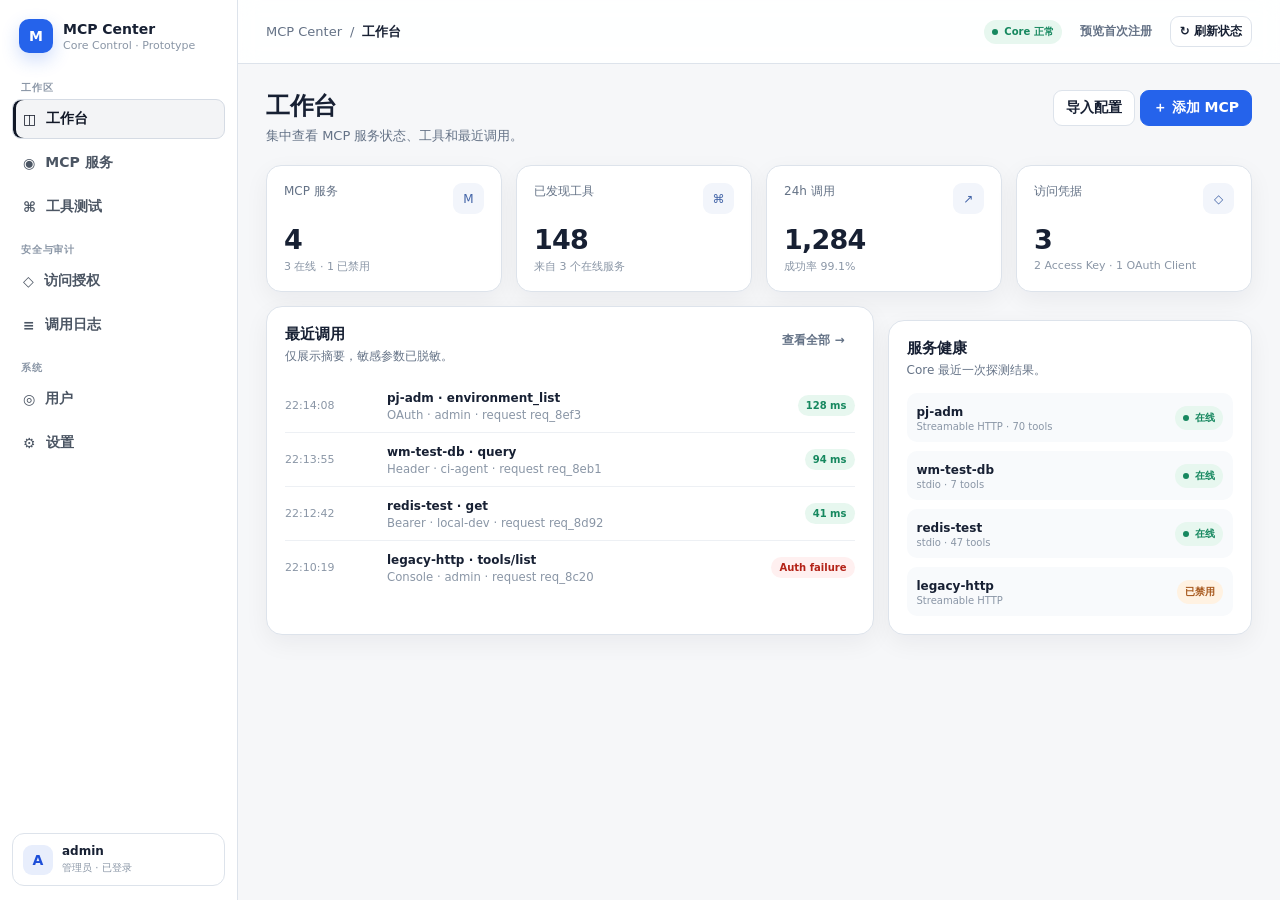
<file: prototype/index.html>
<!doctype html>
<html lang="zh-CN" data-dk-theme="light">
<head>
<meta charset="utf-8">
<meta name="viewport" content="width=device-width,initial-scale=1">
<title>MCP Center · 高保真原型</title>
<style>
:root{
  color-scheme:light;
  font-family:"Segoe UI","Microsoft YaHei UI",system-ui,sans-serif;
  --dk-bg-app:#f6f7f9;--dk-bg-elevated:#fff;--dk-bg-subtle:#f8fafc;--dk-bg-muted:#f1f5f9;
  --dk-text:#172033;--dk-text-secondary:#647286;--dk-text-muted:#8a96a6;
  --dk-border:#dde3eb;--dk-border-subtle:#edf0f4;--dk-primary:#2563eb;--dk-primary-hover:#1d4ed8;
  --dk-primary-contrast:#fff;--dk-focus-ring:rgba(37,99,235,.16);
  --dk-success:#16885f;--dk-success-bg:#e7f7ef;--dk-warning:#a85a1f;--dk-warning-bg:#fff2e2;
  --dk-danger:#b42318;--dk-danger-bg:#fff0f0;--dk-danger-border:#f3c4c0;
  --dk-control-track:#cbd5e1;--dk-control-thumb:#fff;--dk-nav-text:#4b5563;
  --dk-nav-active-bg:#f3f4f6;--dk-nav-active-border:#d5dbe4;--dk-nav-active-text:#111827;
  --dk-shadow-panel:0 8px 24px rgba(15,23,42,.055);--dk-radius-sm:9px;--dk-radius-md:12px;--dk-radius-lg:16px;
  --dk-sidebar-width:238px;
}
*{box-sizing:border-box} body{margin:0;background:var(--dk-bg-app);color:var(--dk-text);font-size:14px}
button,input,select,textarea{font:inherit}.app{min-height:100vh;display:grid;grid-template-columns:var(--dk-sidebar-width) 1fr}
.sidebar{position:sticky;top:0;height:100vh;border-right:1px solid var(--dk-border);background:#fff;padding:14px 12px;display:flex;flex-direction:column;gap:16px}
.brand{display:flex;align-items:center;gap:10px;padding:5px 7px 12px}.brand-logo{width:34px;height:34px;border-radius:10px;background:#2563eb;color:#fff;display:grid;place-items:center;font-weight:800;box-shadow:0 7px 18px rgba(37,99,235,.22)}
.brand-title{font-weight:780}.brand-sub{font-size:11px;color:var(--dk-text-muted);margin-top:2px}.nav-label{font-size:10px;font-weight:800;color:var(--dk-text-muted);letter-spacing:.08em;text-transform:uppercase;padding:0 9px 4px}
.nav{display:grid;gap:4px}.nav button{border:1px solid transparent;background:transparent;color:var(--dk-nav-text);border-radius:var(--dk-radius-sm);padding:9px 10px;display:flex;align-items:center;gap:10px;text-align:left;cursor:pointer;font-weight:650;min-height:40px}
.nav button:hover{background:var(--dk-bg-subtle);color:var(--dk-text)}.nav button.active{background:var(--dk-nav-active-bg);border-color:var(--dk-nav-active-border);color:var(--dk-nav-active-text);box-shadow:inset 3px 0 0 #111827}.nav svg{width:17px;height:17px;stroke-width:1.9}.spacer{flex:1}
.user-box{border:1px solid var(--dk-border);border-radius:12px;padding:10px;display:flex;align-items:center;gap:9px;background:#fff;cursor:pointer}.avatar{width:30px;height:30px;border-radius:9px;background:#e8eefc;color:#1d4ed8;display:grid;place-items:center;font-weight:800}.user-meta strong{display:block;font-size:12px}.user-meta small{color:var(--dk-text-muted);font-size:10px}
.main{min-width:0}.topbar{height:64px;background:rgba(255,255,255,.9);backdrop-filter:blur(10px);border-bottom:1px solid var(--dk-border);display:flex;align-items:center;justify-content:space-between;padding:0 28px;position:sticky;top:0;z-index:5}.crumb{display:flex;align-items:center;gap:8px;color:var(--dk-text-secondary);font-size:13px}.crumb strong{color:var(--dk-text)}.top-actions{display:flex;gap:8px;align-items:center}.content{padding:26px 28px 44px;max-width:1480px;margin:0 auto}
.page{display:none}.page.active{display:block}.page-title{display:flex;align-items:flex-start;justify-content:space-between;gap:16px;margin-bottom:20px}.page-title h1{font-size:24px;margin:0 0 5px;letter-spacing:-.02em}.page-title p{margin:0;color:var(--dk-text-secondary);font-size:13px}
.btn{border:1px solid var(--dk-border);background:#fff;color:var(--dk-text);border-radius:9px;padding:8px 12px;font-weight:680;cursor:pointer;min-height:36px;display:inline-flex;align-items:center;justify-content:center;gap:7px}.btn:hover{background:var(--dk-bg-subtle)}.btn.primary{background:var(--dk-primary);border-color:var(--dk-primary);color:#fff}.btn.primary:hover{background:var(--dk-primary-hover)}.btn.ghost{border-color:transparent;background:transparent;color:var(--dk-text-secondary)}.btn.danger{color:var(--dk-danger);background:var(--dk-danger-bg);border-color:var(--dk-danger-border)}.btn.sm{padding:6px 9px;min-height:30px;font-size:12px}
.grid-4{display:grid;grid-template-columns:repeat(4,1fr);gap:14px}.metric{border:1px solid var(--dk-border);border-radius:15px;background:#fff;padding:17px;box-shadow:var(--dk-shadow-panel)}.metric-top{display:flex;justify-content:space-between;color:var(--dk-text-secondary);font-size:12px}.metric-value{font-size:27px;font-weight:800;margin:10px 0 4px;letter-spacing:-.03em}.metric-foot{font-size:11px;color:var(--dk-text-muted)}.metric-icon{width:31px;height:31px;border-radius:9px;background:#f2f5fb;display:grid;place-items:center;color:#4264a7}
.panel{border:1px solid var(--dk-border);border-radius:16px;background:#fff;box-shadow:var(--dk-shadow-panel);padding:18px}.panel + .panel{margin-top:14px}.panel-head{display:flex;align-items:flex-start;justify-content:space-between;gap:12px;margin-bottom:14px}.panel-head h2{font-size:15px;margin:0 0 4px}.panel-head p{margin:0;color:var(--dk-text-secondary);font-size:12px}.two-col{display:grid;grid-template-columns:1.25fr .75fr;gap:14px;margin-top:14px}
.toolbar{display:flex;gap:8px;align-items:center;flex-wrap:wrap;margin-bottom:12px}.search{min-width:260px;flex:1;position:relative}.search input,.field input,.field select,.field textarea{width:100%;border:1px solid var(--dk-border);border-radius:9px;background:#fff;color:var(--dk-text);padding:9px 10px;outline:none}.search input:focus,.field input:focus,.field select:focus,.field textarea:focus{border-color:var(--dk-primary);box-shadow:0 0 0 3px var(--dk-focus-ring)}
.tabs{display:flex;gap:4px;background:var(--dk-bg-muted);padding:4px;border-radius:9px}.tabs button{border:0;background:transparent;color:var(--dk-text-secondary);padding:7px 10px;border-radius:7px;cursor:pointer;font-weight:650;font-size:12px}.tabs button.active{background:#fff;color:var(--dk-text);box-shadow:0 1px 3px rgba(15,23,42,.08)}
.table-wrap{overflow:auto;border:1px solid var(--dk-border);border-radius:12px}table{width:100%;border-collapse:collapse;min-width:850px}th,td{padding:12px 13px;border-bottom:1px solid var(--dk-border-subtle);text-align:left;vertical-align:middle}th{background:#fafbfd;color:var(--dk-text-muted);font-size:10px;text-transform:uppercase;letter-spacing:.04em;font-weight:800}td{font-size:12px}tr:last-child td{border-bottom:0}.name strong{display:block;font-size:13px}.name small{display:block;color:var(--dk-text-muted);margin-top:3px;max-width:420px}.pill{display:inline-flex;align-items:center;gap:6px;border-radius:999px;padding:5px 8px;background:var(--dk-bg-muted);color:var(--dk-text-secondary);font-size:10px;font-weight:800}.pill.ok{background:var(--dk-success-bg);color:var(--dk-success)}.pill.warn{background:var(--dk-warning-bg);color:var(--dk-warning)}.pill.bad{background:var(--dk-danger-bg);color:var(--dk-danger)}.dot{width:6px;height:6px;border-radius:99px;background:currentColor}
.switch{appearance:none;width:40px;height:22px;border-radius:99px;background:var(--dk-control-track);position:relative;cursor:pointer;vertical-align:middle;border:0}.switch:after{content:"";position:absolute;width:16px;height:16px;left:3px;top:3px;border-radius:50%;background:#fff;box-shadow:0 1px 4px rgba(0,0,0,.17);transition:.16s}.switch:checked{background:var(--dk-primary)}.switch:checked:after{transform:translateX(18px)}
.activity{display:grid}.activity-row{display:grid;grid-template-columns:90px 1fr auto;gap:12px;padding:10px 0;border-top:1px solid var(--dk-border-subtle);align-items:center}.activity-row:first-child{border-top:0}.activity-time{font-size:11px;color:var(--dk-text-muted)}.activity-main strong{font-size:12px}.activity-main small{display:block;color:var(--dk-text-muted);margin-top:3px}
.health{display:grid;gap:9px}.health-row{display:flex;justify-content:space-between;align-items:center;padding:10px;border-radius:10px;background:var(--dk-bg-subtle)}.health-row strong{font-size:12px}.health-row small{font-size:10px;color:var(--dk-text-muted);display:block;margin-top:2px}
.console{display:grid;grid-template-columns:300px 1fr;gap:14px;min-height:560px}.tool-list{border:1px solid var(--dk-border);border-radius:14px;background:#fff;overflow:hidden}.tool-list-head{padding:12px;border-bottom:1px solid var(--dk-border)}.tool-items{padding:6px}.tool-item{width:100%;border:0;background:transparent;text-align:left;border-radius:9px;padding:10px;cursor:pointer;color:var(--dk-text)}.tool-item:hover{background:var(--dk-bg-subtle)}.tool-item.active{background:#eef4ff;color:#1d4ed8}.tool-item strong{font-size:12px;display:block}.tool-item small{font-size:10px;color:var(--dk-text-muted);display:block;margin-top:3px;white-space:nowrap;overflow:hidden;text-overflow:ellipsis}.console-main{display:grid;grid-template-rows:auto 1fr;gap:14px}.schema{font:11px/1.55 "Cascadia Mono",Consolas,monospace;background:#111827;color:#d9e4f1;border-radius:10px;padding:12px;max-height:210px;overflow:auto}.field{display:grid;gap:6px;color:var(--dk-text-secondary);font-size:11px;font-weight:700}.field textarea{min-height:150px;font-family:"Cascadia Mono",Consolas,monospace;font-size:12px;line-height:1.5}.result{background:#0b1017;color:#cbd7e7;border-radius:10px;padding:13px;min-height:155px;font:11px/1.55 "Cascadia Mono",Consolas,monospace;white-space:pre-wrap}
.cards-2{display:grid;grid-template-columns:1fr 1fr;gap:14px}.setting-row{display:flex;justify-content:space-between;align-items:center;gap:18px;padding:12px 0;border-top:1px solid var(--dk-border-subtle)}.setting-row:first-child{border-top:0}.setting-row strong{display:block;font-size:12px}.setting-row small{display:block;color:var(--dk-text-muted);font-size:10px;margin-top:3px;line-height:1.5}.warning{border:1px solid #f3d6a4;background:#fff8eb;color:#89521d;border-radius:10px;padding:10px 12px;font-size:11px;line-height:1.5}.code{font-family:"Cascadia Mono",Consolas,monospace;background:var(--dk-bg-muted);border-radius:6px;padding:2px 5px}
.endpoint{padding:10px 12px;border:1px solid var(--dk-border);border-radius:10px;background:#fbfcfe;font-family:"Cascadia Mono",Consolas,monospace;font-size:11px;color:#344054}.auth-grid{display:grid;grid-template-columns:repeat(3,1fr);gap:10px;margin:12px 0}.auth-card{border:1px solid var(--dk-border);border-radius:12px;padding:12px;background:#fff}.auth-card .head{display:flex;justify-content:space-between;align-items:center}.auth-card strong{font-size:12px}.auth-card p{color:var(--dk-text-muted);font-size:10px;line-height:1.5;margin:7px 0 0}
.log-filters{display:flex;gap:8px;align-items:center;flex-wrap:wrap}.mono{font-family:"Cascadia Mono",Consolas,monospace}.muted{color:var(--dk-text-muted)}.right{text-align:right}.scope{display:inline-flex;gap:5px;flex-wrap:wrap}.scope span{font-size:9px;background:#eef2f7;color:#536277;border-radius:999px;padding:3px 6px}
.dialog-backdrop{position:fixed;inset:0;background:rgba(15,23,42,.42);display:none;align-items:center;justify-content:center;z-index:30;padding:20px}.dialog-backdrop.open{display:flex}.dialog{width:min(700px,96vw);max-height:88vh;overflow:auto;background:#fff;border:1px solid var(--dk-border);border-radius:17px;box-shadow:0 28px 90px rgba(15,23,42,.24);padding:20px}.dialog h2{margin:0 0 5px;font-size:18px}.dialog>p{margin:0 0 16px;color:var(--dk-text-secondary);font-size:12px}.form-grid{display:grid;grid-template-columns:1fr 1fr;gap:12px}.span2{grid-column:span 2}.dialog-actions{display:flex;justify-content:flex-end;gap:8px;margin-top:18px}
.auth-preview{position:fixed;inset:0;background:linear-gradient(135deg,#f4f7ff,#f8fafc 45%,#eef6f4);display:none;z-index:50;align-items:center;justify-content:center;padding:28px}.auth-preview.open{display:flex}.auth-shell{width:min(960px,98vw);display:grid;grid-template-columns:1.05fr .95fr;background:#fff;border:1px solid #dfe5ee;border-radius:24px;overflow:hidden;box-shadow:0 35px 110px rgba(15,23,42,.14)}.auth-hero{padding:44px;background:#16213b;color:#fff;min-height:540px;display:flex;flex-direction:column}.auth-hero .logo{width:46px;height:46px;border-radius:14px;background:#2f6fed;display:grid;place-items:center;font-weight:850}.auth-hero h1{font-size:30px;margin:28px 0 12px}.auth-hero p{color:#cbd5e1;line-height:1.7;max-width:420px}.auth-feature{margin-top:auto;display:grid;gap:10px}.auth-feature div{display:flex;gap:9px;color:#d7dfec;font-size:12px}.auth-form{padding:44px;display:flex;flex-direction:column;justify-content:center}.auth-form h2{font-size:22px;margin:0 0 7px}.auth-form>p{color:var(--dk-text-secondary);font-size:12px;margin:0 0 24px}.auth-form .field{margin-bottom:12px}.auth-form .btn{width:100%;margin-top:4px}.auth-note{font-size:10px;color:var(--dk-text-muted);text-align:center;margin-top:14px}
.toast{position:fixed;right:22px;bottom:22px;z-index:80;background:#172033;color:#fff;border-radius:10px;padding:10px 13px;font-size:11px;box-shadow:0 12px 36px rgba(0,0,0,.22);opacity:0;transform:translateY(8px);pointer-events:none;transition:.2s}.toast.show{opacity:1;transform:none}
@media(max-width:1100px){.grid-4{grid-template-columns:repeat(2,1fr)}.two-col,.cards-2{grid-template-columns:1fr}.console{grid-template-columns:260px 1fr}.auth-grid{grid-template-columns:1fr}}
@media(max-width:820px){.app{grid-template-columns:1fr}.sidebar{position:static;height:auto}.content{padding:18px}.topbar{position:static}.console{grid-template-columns:1fr}.auth-shell{grid-template-columns:1fr}.auth-hero{display:none}.form-grid{grid-template-columns:1fr}.span2{grid-column:auto}}
</style>
</head>
<body>
<div class="app">
  <aside class="sidebar">
    <div class="brand">
      <div class="brand-logo">M</div>
      <div><div class="brand-title">MCP Center</div><div class="brand-sub">Core Control · Prototype</div></div>
    </div>
    <div>
      <div class="nav-label">工作区</div>
      <nav class="nav">
        <button class="active" data-page="dashboard">◫ <span>工作台</span></button>
        <button data-page="servers">◉ <span>MCP 服务</span></button>
        <button data-page="tools">⌘ <span>工具测试</span></button>
      </nav>
    </div>
    <div>
      <div class="nav-label">安全与审计</div>
      <nav class="nav">
        <button data-page="access">◇ <span>访问授权</span></button>
        <button data-page="logs">≡ <span>调用日志</span></button>
      </nav>
    </div>
    <div>
      <div class="nav-label">系统</div>
      <nav class="nav">
        <button data-page="users">◎ <span>用户</span></button>
        <button data-page="settings">⚙ <span>设置</span></button>
      </nav>
    </div>
    <div class="spacer"></div>
    <div class="user-box" onclick="openAuth('login')">
      <div class="avatar">A</div>
      <div class="user-meta"><strong>admin</strong><small>管理员 · 已登录</small></div>
    </div>
  </aside>

  <main class="main">
    <header class="topbar">
      <div class="crumb"><span>MCP Center</span><span>/</span><strong id="crumb">工作台</strong></div>
      <div class="top-actions">
        <span class="pill ok"><span class="dot"></span>Core 正常</span>
        <button class="btn ghost sm" onclick="openAuth('setup')">预览首次注册</button>
        <button class="btn sm" onclick="toast('已触发全局探测（原型）')">↻ 刷新状态</button>
      </div>
    </header>

    <div class="content">
      <section class="page active" id="page-dashboard">
        <div class="page-title">
          <div><h1>工作台</h1><p>集中查看 MCP 服务状态、工具和最近调用。</p></div>
          <div><button class="btn" onclick="openImport()">导入配置</button> <button class="btn primary" onclick="openServer()">＋ 添加 MCP</button></div>
        </div>
        <div class="grid-4">
          <div class="metric"><div class="metric-top"><span>MCP 服务</span><span class="metric-icon">M</span></div><div class="metric-value">4</div><div class="metric-foot">3 在线 · 1 已禁用</div></div>
          <div class="metric"><div class="metric-top"><span>已发现工具</span><span class="metric-icon">⌘</span></div><div class="metric-value">148</div><div class="metric-foot">来自 3 个在线服务</div></div>
          <div class="metric"><div class="metric-top"><span>24h 调用</span><span class="metric-icon">↗</span></div><div class="metric-value">1,284</div><div class="metric-foot">成功率 99.1%</div></div>
          <div class="metric"><div class="metric-top"><span>访问凭据</span><span class="metric-icon">◇</span></div><div class="metric-value">3</div><div class="metric-foot">2 Access Key · 1 OAuth Client</div></div>
        </div>
        <div class="two-col">
          <div class="panel">
            <div class="panel-head"><div><h2>最近调用</h2><p>仅展示摘要，敏感参数已脱敏。</p></div><button class="btn ghost sm" onclick="goPage('logs')">查看全部 →</button></div>
            <div class="activity">
              <div class="activity-row"><div class="activity-time">22:14:08</div><div class="activity-main"><strong>pj-adm · environment_list</strong><small>OAuth · admin · request req_8ef3</small></div><span class="pill ok">128 ms</span></div>
              <div class="activity-row"><div class="activity-time">22:13:55</div><div class="activity-main"><strong>wm-test-db · query</strong><small>Header · ci-agent · request req_8eb1</small></div><span class="pill ok">94 ms</span></div>
              <div class="activity-row"><div class="activity-time">22:12:42</div><div class="activity-main"><strong>redis-test · get</strong><small>Bearer · local-dev · request req_8d92</small></div><span class="pill ok">41 ms</span></div>
              <div class="activity-row"><div class="activity-time">22:10:19</div><div class="activity-main"><strong>legacy-http · tools/list</strong><small>Console · admin · request req_8c20</small></div><span class="pill bad">Auth failure</span></div>
            </div>
          </div>
          <div class="panel">
            <div class="panel-head"><div><h2>服务健康</h2><p>Core 最近一次探测结果。</p></div></div>
            <div class="health">
              <div class="health-row"><div><strong>pj-adm</strong><small>Streamable HTTP · 70 tools</small></div><span class="pill ok"><span class="dot"></span>在线</span></div>
              <div class="health-row"><div><strong>wm-test-db</strong><small>stdio · 7 tools</small></div><span class="pill ok"><span class="dot"></span>在线</span></div>
              <div class="health-row"><div><strong>redis-test</strong><small>stdio · 47 tools</small></div><span class="pill ok"><span class="dot"></span>在线</span></div>
              <div class="health-row"><div><strong>legacy-http</strong><small>Streamable HTTP</small></div><span class="pill warn">已禁用</span></div>
            </div>
          </div>
        </div>
      </section>

      <section class="page" id="page-servers">
        <div class="page-title">
          <div><h1>MCP 服务</h1><p>管理上游 MCP 定义、连接状态、导入与导出。</p></div>
          <div><button class="btn" onclick="openImport()">⇩ 导入</button> <button class="btn" onclick="toast('已生成 mcp-center-export.json（原型）')">⇧ 导出全部</button> <button class="btn primary" onclick="openServer()">＋ 添加 MCP</button></div>
        </div>
        <div class="panel">
          <div class="toolbar">
            <div class="tabs"><button class="active">全部 4</button><button>在线 3</button><button>禁用 1</button><button>异常 0</button></div>
            <div class="search"><input placeholder="搜索 MCP 名称、Endpoint 或 Transport"></div>
            <button class="btn sm" onclick="toast('已探测全部服务（原型）')">↻ 探测全部</button>
          </div>
          <div class="table-wrap">
            <table>
              <thead><tr><th>服务</th><th>状态</th><th>Transport</th><th>工具</th><th>最近探测</th><th>默认包含</th><th class="right">操作</th></tr></thead>
              <tbody>
                <tr><td class="name"><strong>pj-adm</strong><small>本机 AI Dev Manager Gateway</small></td><td><span class="pill ok"><span class="dot"></span>在线</span></td><td>Streamable HTTP</td><td><strong>70</strong> / 70</td><td>12 秒前</td><td><input class="switch" type="checkbox" checked></td><td class="right"><button class="btn sm" onclick="goPage('tools')">测试</button> <button class="btn ghost sm">•••</button></td></tr>
                <tr><td class="name"><strong>wm-test-db</strong><small>测试环境 MySQL 只读 MCP</small></td><td><span class="pill ok"><span class="dot"></span>在线</span></td><td>stdio</td><td><strong>7</strong> / 7</td><td>31 秒前</td><td><input class="switch" type="checkbox"></td><td class="right"><button class="btn sm" onclick="goPage('tools')">测试</button> <button class="btn ghost sm">•••</button></td></tr>
                <tr><td class="name"><strong>redis-test</strong><small>测试 Redis 运维工具</small></td><td><span class="pill ok"><span class="dot"></span>在线</span></td><td>stdio</td><td><strong>47</strong> / 47</td><td>43 秒前</td><td><input class="switch" type="checkbox"></td><td class="right"><button class="btn sm" onclick="goPage('tools')">测试</button> <button class="btn ghost sm">•••</button></td></tr>
                <tr><td class="name"><strong>legacy-http</strong><small>旧测试 MCP，保留配置但暂不连接</small></td><td><span class="pill warn">已禁用</span></td><td>Streamable HTTP</td><td class="muted">—</td><td>2 小时前</td><td><input class="switch" type="checkbox"></td><td class="right"><button class="btn sm" disabled>测试</button> <button class="btn ghost sm">•••</button></td></tr>
              </tbody>
            </table>
          </div>
        </div>
      </section>

      <section class="page" id="page-tools">
        <div class="page-title"><div><h1>工具测试</h1><p>查看工具 Schema，并通过 Core 执行一次真实 tools/call。</p></div><span class="pill warn">测试调用也会写入审计日志</span></div>
        <div class="console">
          <div class="tool-list">
            <div class="tool-list-head">
              <label class="field">MCP 服务<select><option>pj-adm · 70 tools</option><option>wm-test-db · 7 tools</option><option>redis-test · 47 tools</option></select></label>
            </div>
            <div class="tool-items">
              <button class="tool-item active"><strong>environment_list</strong><small>List lightweight Environment summaries</small></button>
              <button class="tool-item"><strong>environment_inspect</strong><small>Inspect one environment</small></button>
              <button class="tool-item"><strong>environment_mcp_tools</strong><small>List selected MCP tools</small></button>
              <button class="tool-item"><strong>environment_mcp_call</strong><small>Call a tool on selected MCP</small></button>
              <button class="tool-item"><strong>git_status</strong><small>Read-only Git status</small></button>
              <button class="tool-item"><strong>read</strong><small>Read a text file</small></button>
              <button class="tool-item"><strong>search</strong><small>Search literal text</small></button>
            </div>
          </div>
          <div class="console-main">
            <div class="panel">
              <div class="panel-head"><div><h2>environment_list</h2><p>List lightweight Environment summaries.</p></div><span class="pill ok">可调用</span></div>
              <div class="schema">{
  "type": "object",
  "properties": {},
  "additionalProperties": false
}</div>
            </div>
            <div class="panel">
              <div class="cards-2">
                <div>
                  <label class="field">调用参数<textarea id="toolArgs">{}</textarea></label>
                  <div style="display:flex;justify-content:flex-end;margin-top:10px"><button class="btn primary" onclick="runTool()">▶ 调用工具</button></div>
                </div>
                <div>
                  <div class="field" style="margin-bottom:6px">调用结果</div>
                  <div class="result" id="toolResult">等待调用…</div>
                </div>
              </div>
            </div>
          </div>
        </div>
      </section>

      <section class="page" id="page-access">
        <div class="page-title"><div><h1>访问授权</h1><p>统一管理 MCP Endpoint 的 OAuth、Bearer、Header 与 Query 授权。</p></div><button class="btn primary" onclick="openCredential()">＋ 创建访问密钥</button></div>
        <div class="panel">
          <div class="panel-head"><div><h2>授权入口</h2><p>所有入口最终解析为同一个 Principal。</p></div></div>
          <div class="auth-grid">
            <div class="auth-card"><div class="head"><strong>Authorization Bearer</strong><input class="switch" type="checkbox" checked></div><p>支持 OAuth Access Token 与静态 Access Credential。</p></div>
            <div class="auth-card"><div class="head"><strong>自定义 Header</strong><input class="switch" type="checkbox" checked></div><p>Header Name：<span class="code">X-MCP-Token</span></p></div>
            <div class="auth-card"><div class="head"><strong>Query 参数</strong><input class="switch" type="checkbox"></div><p>默认关闭。参数名：<span class="code">mcp_token</span></p></div>
          </div>
          <div class="warning">Query 授权会让密钥出现在 URL，可能被反向代理、浏览器历史、APM 或 Referer 记录。开启后必须在所有日志入口脱敏。</div>
        </div>
        <div class="panel">
          <div class="panel-head"><div><h2>访问密钥</h2><p>一个 Credential 可以选择允许 Bearer / Header / Query 中的一种或多种入口。</p></div><button class="btn sm" onclick="openCredential()">＋ 新建</button></div>
          <div class="table-wrap">
            <table>
              <thead><tr><th>名称</th><th>Key</th><th>允许入口</th><th>Scope</th><th>最近使用</th><th>状态</th><th class="right">操作</th></tr></thead>
              <tbody>
                <tr><td class="name"><strong>ci-agent</strong><small>CI 自动化</small></td><td class="mono">mcp_A7f3••••92c1</td><td><span class="pill">Header</span></td><td><div class="scope"><span>mcp:read</span><span>mcp:call</span></div></td><td>22:13:55</td><td><span class="pill ok">启用</span></td><td class="right"><button class="btn ghost sm">编辑</button></td></tr>
                <tr><td class="name"><strong>local-dev</strong><small>本地开发工具</small></td><td class="mono">mcp_C09a••••10be</td><td><span class="pill">Bearer</span><span class="pill">Header</span></td><td><div class="scope"><span>mcp:*</span></div></td><td>22:12:42</td><td><span class="pill ok">启用</span></td><td class="right"><button class="btn ghost sm">编辑</button></td></tr>
              </tbody>
            </table>
          </div>
        </div>
        <div class="panel">
          <div class="panel-head"><div><h2>OAuth</h2><p>首版：Authorization Code + PKCE S256，Client 由管理员显式创建。</p></div><span class="pill ok"><span class="dot"></span>已启用</span></div>
          <div class="cards-2">
            <div>
              <div class="field">Issuer<div class="endpoint">https://mcp.example.com</div></div>
              <div style="height:8px"></div><div class="field">Authorization Endpoint<div class="endpoint">https://mcp.example.com/oauth/authorize</div></div>
              <div style="height:8px"></div><div class="field">Token Endpoint<div class="endpoint">https://mcp.example.com/oauth/token</div></div>
            </div>
            <div class="table-wrap">
              <table style="min-width:0">
                <thead><tr><th>Client</th><th>Redirect URI</th><th>状态</th></tr></thead>
                <tbody><tr><td><strong>ChatGPT MCP</strong><br><span class="muted mono">client_chatgpt</span></td><td class="mono">https://chatgpt.com/connector/oauth/...</td><td><span class="pill ok">启用</span></td></tr></tbody>
              </table>
            </div>
          </div>
        </div>
      </section>

      <section class="page" id="page-logs">
        <div class="page-title"><div><h1>调用日志</h1><p>结构化审计 MCP 请求；密钥、Authorization 和 Query Secret 不落日志。</p></div><button class="btn danger">清理历史日志</button></div>
        <div class="panel">
          <div class="toolbar log-filters">
            <div class="search"><input placeholder="搜索 Request ID、MCP、Tool、Principal"></div>
            <select class="btn"><option>全部授权方式</option><option>OAuth</option><option>Bearer</option><option>Header</option><option>Query</option><option>Console</option></select>
            <select class="btn"><option>全部状态</option><option>成功</option><option>失败</option></select>
            <button class="btn sm">今天</button>
          </div>
          <div class="table-wrap">
            <table>
              <thead><tr><th>时间</th><th>Request</th><th>授权</th><th>Principal</th><th>MCP / Tool</th><th>耗时</th><th>状态</th><th class="right">详情</th></tr></thead>
              <tbody>
                <tr><td>22:14:08.128</td><td class="mono">req_8ef3</td><td><span class="pill">OAuth</span></td><td>admin</td><td><strong>pj-adm</strong><br><span class="muted mono">environment_list</span></td><td>128 ms</td><td><span class="pill ok">200</span></td><td class="right"><button class="btn ghost sm">查看</button></td></tr>
                <tr><td>22:13:55.094</td><td class="mono">req_8eb1</td><td><span class="pill">Header</span></td><td>ci-agent</td><td><strong>wm-test-db</strong><br><span class="muted mono">query</span></td><td>94 ms</td><td><span class="pill ok">200</span></td><td class="right"><button class="btn ghost sm">查看</button></td></tr>
                <tr><td>22:12:42.041</td><td class="mono">req_8d92</td><td><span class="pill">Bearer</span></td><td>local-dev</td><td><strong>redis-test</strong><br><span class="muted mono">get</span></td><td>41 ms</td><td><span class="pill ok">200</span></td><td class="right"><button class="btn ghost sm">查看</button></td></tr>
                <tr><td>22:10:19.015</td><td class="mono">req_8c20</td><td><span class="pill">Console</span></td><td>admin</td><td><strong>legacy-http</strong><br><span class="muted mono">tools/list</span></td><td>15 ms</td><td><span class="pill bad">auth_failure</span></td><td class="right"><button class="btn ghost sm">查看</button></td></tr>
              </tbody>
            </table>
          </div>
        </div>
      </section>

      <section class="page" id="page-users">
        <div class="page-title"><div><h1>用户</h1><p>Phase 0 只实现管理员账号；普通账号入口暂不开放。</p></div><button class="btn" disabled>＋ 添加普通账号（后续）</button></div>
        <div class="cards-2">
          <div class="panel">
            <div class="panel-head"><div><h2>当前管理员</h2><p>第一个完成系统初始化的账号。</p></div><span class="pill ok">Admin</span></div>
            <div class="setting-row"><div><strong>用户名</strong><small>登录控制台使用</small></div><span class="mono">admin</span></div>
            <div class="setting-row"><div><strong>创建时间</strong><small>Bootstrap 完成后公开注册即关闭</small></div><span>2026-09-23 21:58</span></div>
            <div class="setting-row"><div><strong>会话</strong><small>管理后台 Web Session，与 MCP Access Token 分离</small></div><span class="pill ok">当前有效</span></div>
          </div>
          <div class="panel">
            <div class="panel-head"><div><h2>账号安全</h2><p>修改密码后可使其他会话失效。</p></div></div>
            <label class="field">当前密码<input type="password" value="password-demo"></label>
            <div style="height:10px"></div><label class="field">新密码<input type="password" placeholder="至少 10 位"></label>
            <div style="height:12px"></div><button class="btn primary" onclick="toast('密码修改流程（原型）')">修改密码</button>
          </div>
        </div>
      </section>

      <section class="page" id="page-settings">
        <div class="page-title"><div><h1>设置</h1><p>只保留服务地址、安全入口和日志策略，避免首版过度配置。</p></div><button class="btn primary" onclick="toast('设置已保存（原型）')">保存设置</button></div>
        <div class="cards-2">
          <div class="panel">
            <div class="panel-head"><div><h2>服务</h2><p>MCP Center HTTP 服务配置。</p></div></div>
            <div class="form-grid">
              <label class="field">Listen Address<input value="127.0.0.1"></label>
              <label class="field">Port<input value="8610"></label>
              <label class="field span2">External Base URL<input value="https://mcp.example.com"></label>
            </div>
          </div>
          <div class="panel">
            <div class="panel-head"><div><h2>调用日志</h2><p>限制敏感信息与日志体积。</p></div></div>
            <div class="setting-row"><div><strong>保留天数</strong><small>超过期限自动清理</small></div><select class="btn"><option>30 天</option><option>7 天</option><option>90 天</option></select></div>
            <div class="setting-row"><div><strong>参数摘要</strong><small>仅保留脱敏、截断后的 JSON 摘要</small></div><input class="switch" type="checkbox" checked></div>
            <div class="setting-row"><div><strong>结果摘要</strong><small>默认最多 16 KB</small></div><input class="switch" type="checkbox" checked></div>
          </div>
        </div>
        <div class="panel">
          <div class="panel-head"><div><h2>授权通道</h2><p>禁用后，对应入口不会参与 MCP Endpoint 认证。</p></div></div>
          <div class="setting-row"><div><strong>OAuth / Authorization Bearer</strong><small>Authorization Code + PKCE；同时允许静态 Bearer Access Credential。</small></div><input class="switch" type="checkbox" checked></div>
          <div class="setting-row"><div><strong>自定义 Header</strong><small>当前 Header：<span class="code">X-MCP-Token</span></small></div><input class="switch" type="checkbox" checked></div>
          <div class="setting-row"><div><strong>Query 参数</strong><small>当前参数：<span class="code">mcp_token</span>；默认关闭。</small></div><input class="switch" type="checkbox"></div>
        </div>
      </section>
    </div>
  </main>
</div>

<div class="dialog-backdrop" id="serverDialog">
  <div class="dialog">
    <h2>添加 MCP 服务</h2><p>原型沿用 ADM 的 MCP Definition：Streamable HTTP / stdio、Header Secret 引用与健康策略。</p>
    <div class="form-grid">
      <label class="field">名称<input value="my-mcp"></label>
      <label class="field">Transport<select id="transport" onchange="toggleTransport()"><option value="http">Streamable HTTP</option><option value="stdio">stdio</option></select></label>
      <label class="field span2 http-field">Endpoint<input value="https://127.0.0.1:8001/mcp"></label>
      <label class="field stdio-field" style="display:none">Executable<input value="node"></label>
      <label class="field stdio-field" style="display:none">Args<input value="server.js"></label>
      <label class="field">Auth Mode<select><option>None</option><option>Secret-backed Headers</option></select></label>
      <label class="field">默认包含<input class="switch" type="checkbox"></label>
      <label class="field span2">描述<textarea style="min-height:74px">新的 MCP 服务</textarea></label>
    </div>
    <div class="dialog-actions"><button class="btn" onclick="closeDialog('serverDialog')">取消</button><button class="btn primary" onclick="closeDialog('serverDialog');toast('MCP 已添加（原型）')">保存并探测</button></div>
  </div>
</div>

<div class="dialog-backdrop" id="importDialog">
  <div class="dialog">
    <h2>导入 MCP 配置</h2><p>首版支持通用 mcpServers、ADM MCP Definition 与 MCP Center 格式。</p>
    <label class="field">配置 JSON<textarea style="min-height:220px" class="mono">{
  "mcpServers": {
    "example": {
      "url": "https://example.com/mcp",
      "headers": {
        "Authorization": "${MCP_TOKEN}"
      }
    }
  }
}</textarea></label>
    <div style="height:10px"></div>
    <label class="field">名称冲突策略<select><option>报错并停止</option><option>跳过已存在</option><option>按名称更新</option></select></label>
    <div class="dialog-actions"><button class="btn" onclick="closeDialog('importDialog')">取消</button><button class="btn primary" onclick="closeDialog('importDialog');toast('导入完成：1 个 MCP（原型）')">预检并导入</button></div>
  </div>
</div>

<div class="dialog-backdrop" id="credentialDialog">
  <div class="dialog">
    <h2>创建访问密钥</h2><p>密钥只在创建完成时显示一次。数据库只保存哈希和可识别前缀。</p>
    <div class="form-grid">
      <label class="field span2">名称<input value="new-client"></label>
      <label class="field">允许 Bearer<select><option>允许</option><option>禁止</option></select></label>
      <label class="field">允许 Header<select><option>允许</option><option>禁止</option></select></label>
      <label class="field">允许 Query<select><option>禁止</option><option>允许</option></select></label>
      <label class="field">Scope<select><option>mcp:*</option><option>mcp:read + mcp:call</option></select></label>
    </div>
    <div class="dialog-actions"><button class="btn" onclick="closeDialog('credentialDialog')">取消</button><button class="btn primary" onclick="closeDialog('credentialDialog');toast('Access Key: mcp_demo_••••（原型，只显示一次）')">创建密钥</button></div>
  </div>
</div>

<div class="auth-preview" id="authPreview">
  <div class="auth-shell">
    <div class="auth-hero">
      <div class="logo">M</div>
      <h1>MCP Center</h1>
      <p>一个简单、可控的 MCP 管理中心。统一管理服务、工具、访问授权与调用审计。</p>
      <div class="auth-feature">
        <div>✓ MCP Core 与管理界面解耦</div>
        <div>✓ OAuth / Bearer / Header / Query 统一授权</div>
        <div>✓ 首个用户安全初始化为管理员</div>
      </div>
    </div>
    <div class="auth-form" id="authForm">
      <h2 id="authTitle">创建第一个管理员</h2>
      <p id="authDesc">当前系统尚未初始化。该账号创建后将成为管理员，公开注册随即关闭。</p>
      <label class="field">用户名<input value="admin"></label>
      <label class="field">密码<input type="password" value="password-demo"></label>
      <label class="field setup-only">确认密码<input type="password" value="password-demo"></label>
      <button class="btn primary" id="authSubmit" onclick="closeAuth();toast('已进入 MCP Center（原型）')">创建管理员并进入</button>
      <button class="btn ghost" style="margin-top:8px" onclick="closeAuth()">返回控制台原型</button>
      <div class="auth-note">Web Session 与 MCP Access Credential 完全分离。</div>
    </div>
  </div>
</div>
<div class="toast" id="toast"></div>

<script>
const names={dashboard:'工作台',servers:'MCP 服务',tools:'工具测试',access:'访问授权',logs:'调用日志',users:'用户',settings:'设置'};
function goPage(page){
  document.querySelectorAll('.page').forEach(function(el){el.classList.remove('active')});
  document.querySelectorAll('.nav button').forEach(function(el){el.classList.remove('active')});
  document.getElementById('page-'+page).classList.add('active');
  var btn=document.querySelector('.nav button[data-page="'+page+'"]'); if(btn) btn.classList.add('active');
  document.getElementById('crumb').textContent=names[page]||page; window.scrollTo({top:0,behavior:'smooth'});
}
document.querySelectorAll('.nav button[data-page]').forEach(function(btn){btn.addEventListener('click',function(){goPage(btn.dataset.page)})});
function openServer(){document.getElementById('serverDialog').classList.add('open')}
function openImport(){document.getElementById('importDialog').classList.add('open')}
function openCredential(){document.getElementById('credentialDialog').classList.add('open')}
function closeDialog(id){document.getElementById(id).classList.remove('open')}
function toggleTransport(){var stdio=document.getElementById('transport').value==='stdio';document.querySelectorAll('.stdio-field').forEach(function(x){x.style.display=stdio?'grid':'none'});document.querySelectorAll('.http-field').forEach(function(x){x.style.display=stdio?'none':'grid'})}
function runTool(){
  var out=document.getElementById('toolResult');out.textContent='调用中…';
  setTimeout(function(){out.textContent='{\n  "ok": true,\n  "duration_ms": 128,\n  "request_id": "req_demo_01",\n  "result": {\n    "environments": 18\n  }\n}';toast('工具调用成功（原型）')},420);
}
function toast(msg){var el=document.getElementById('toast');el.textContent=msg;el.classList.add('show');clearTimeout(window.__tt);window.__tt=setTimeout(function(){el.classList.remove('show')},2600)}
function openAuth(mode){
  var setup=mode==='setup';document.getElementById('authTitle').textContent=setup?'创建第一个管理员':'登录 MCP Center';
  document.getElementById('authDesc').textContent=setup?'当前系统尚未初始化。该账号创建后将成为管理员，公开注册随即关闭。':'使用管理员账号进入 MCP Center 控制台。';
  document.getElementById('authSubmit').textContent=setup?'创建管理员并进入':'登录';
  document.querySelectorAll('.setup-only').forEach(function(x){x.style.display=setup?'grid':'none'});
  document.getElementById('authPreview').classList.add('open');
}
function closeAuth(){document.getElementById('authPreview').classList.remove('open')}
document.querySelectorAll('.dialog-backdrop').forEach(function(x){x.addEventListener('click',function(e){if(e.target===x)x.classList.remove('open')})});
</script>
</body>
</html>
</file>
